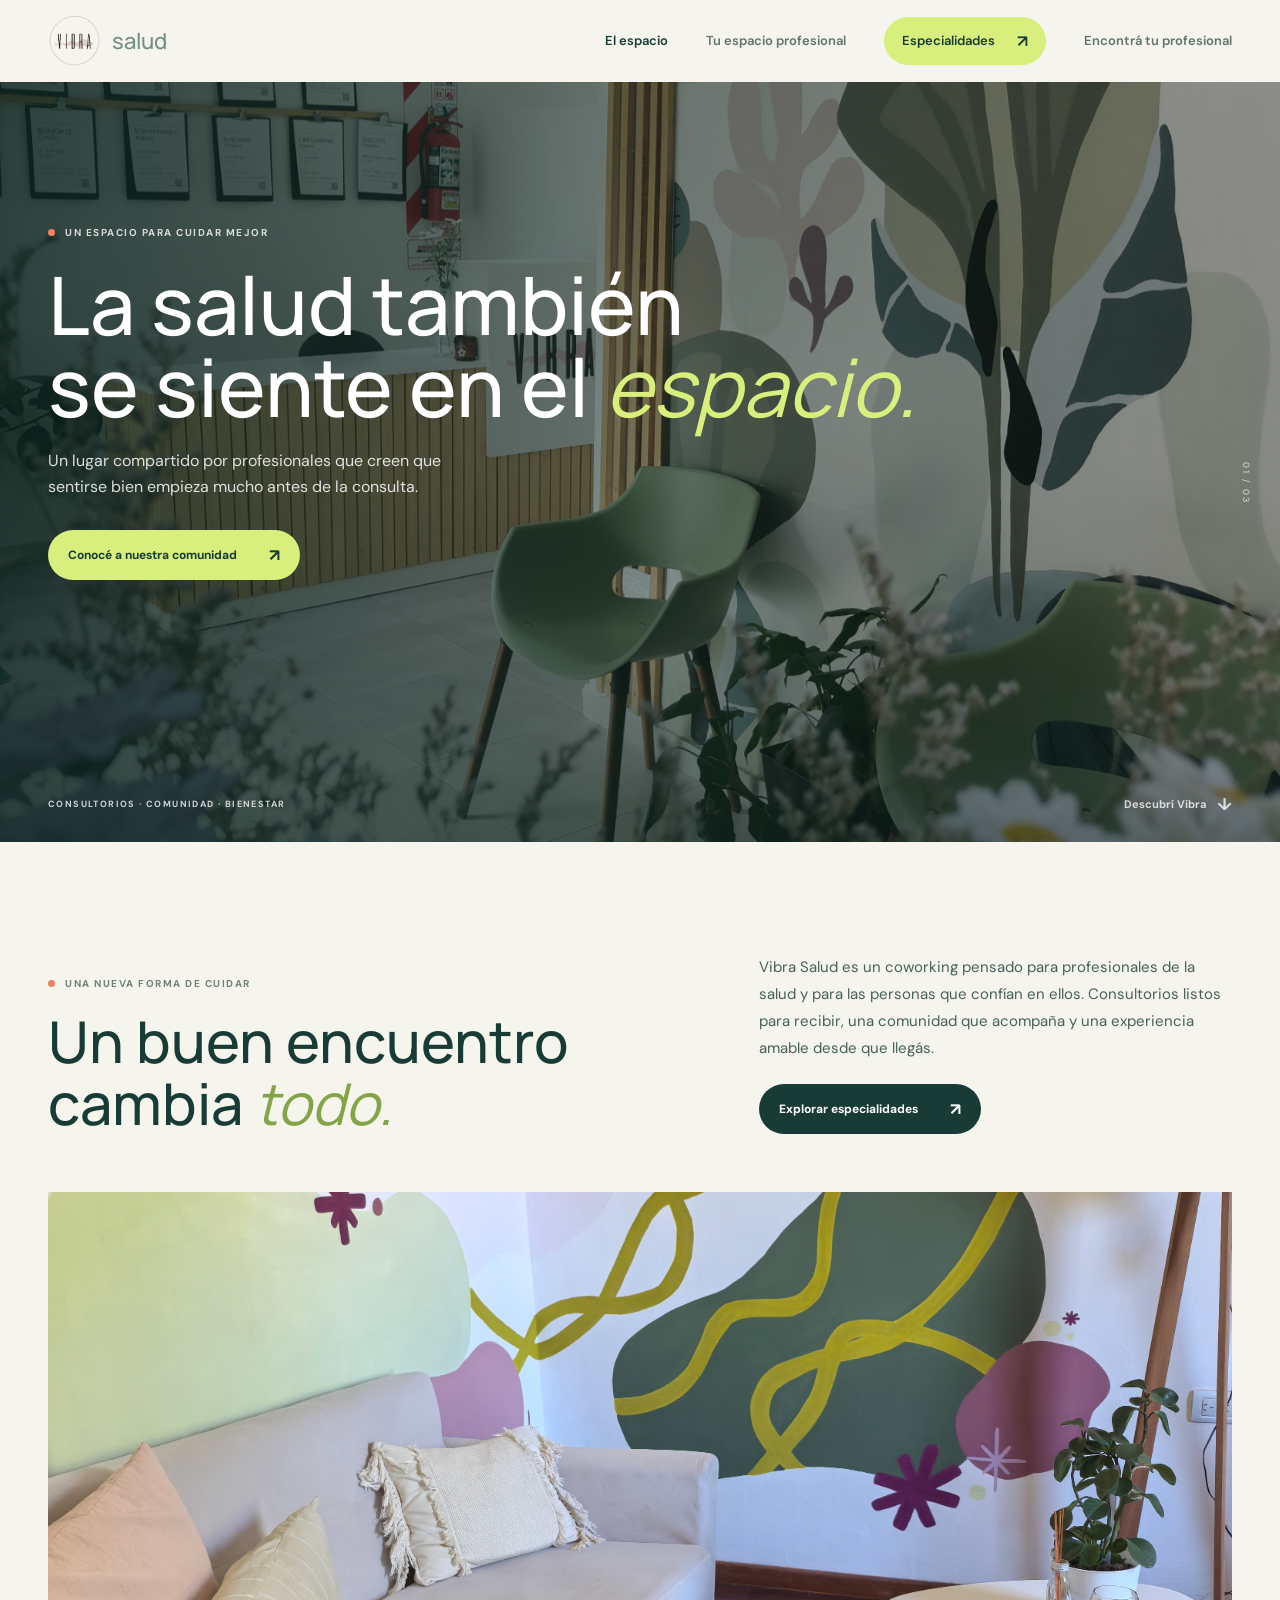
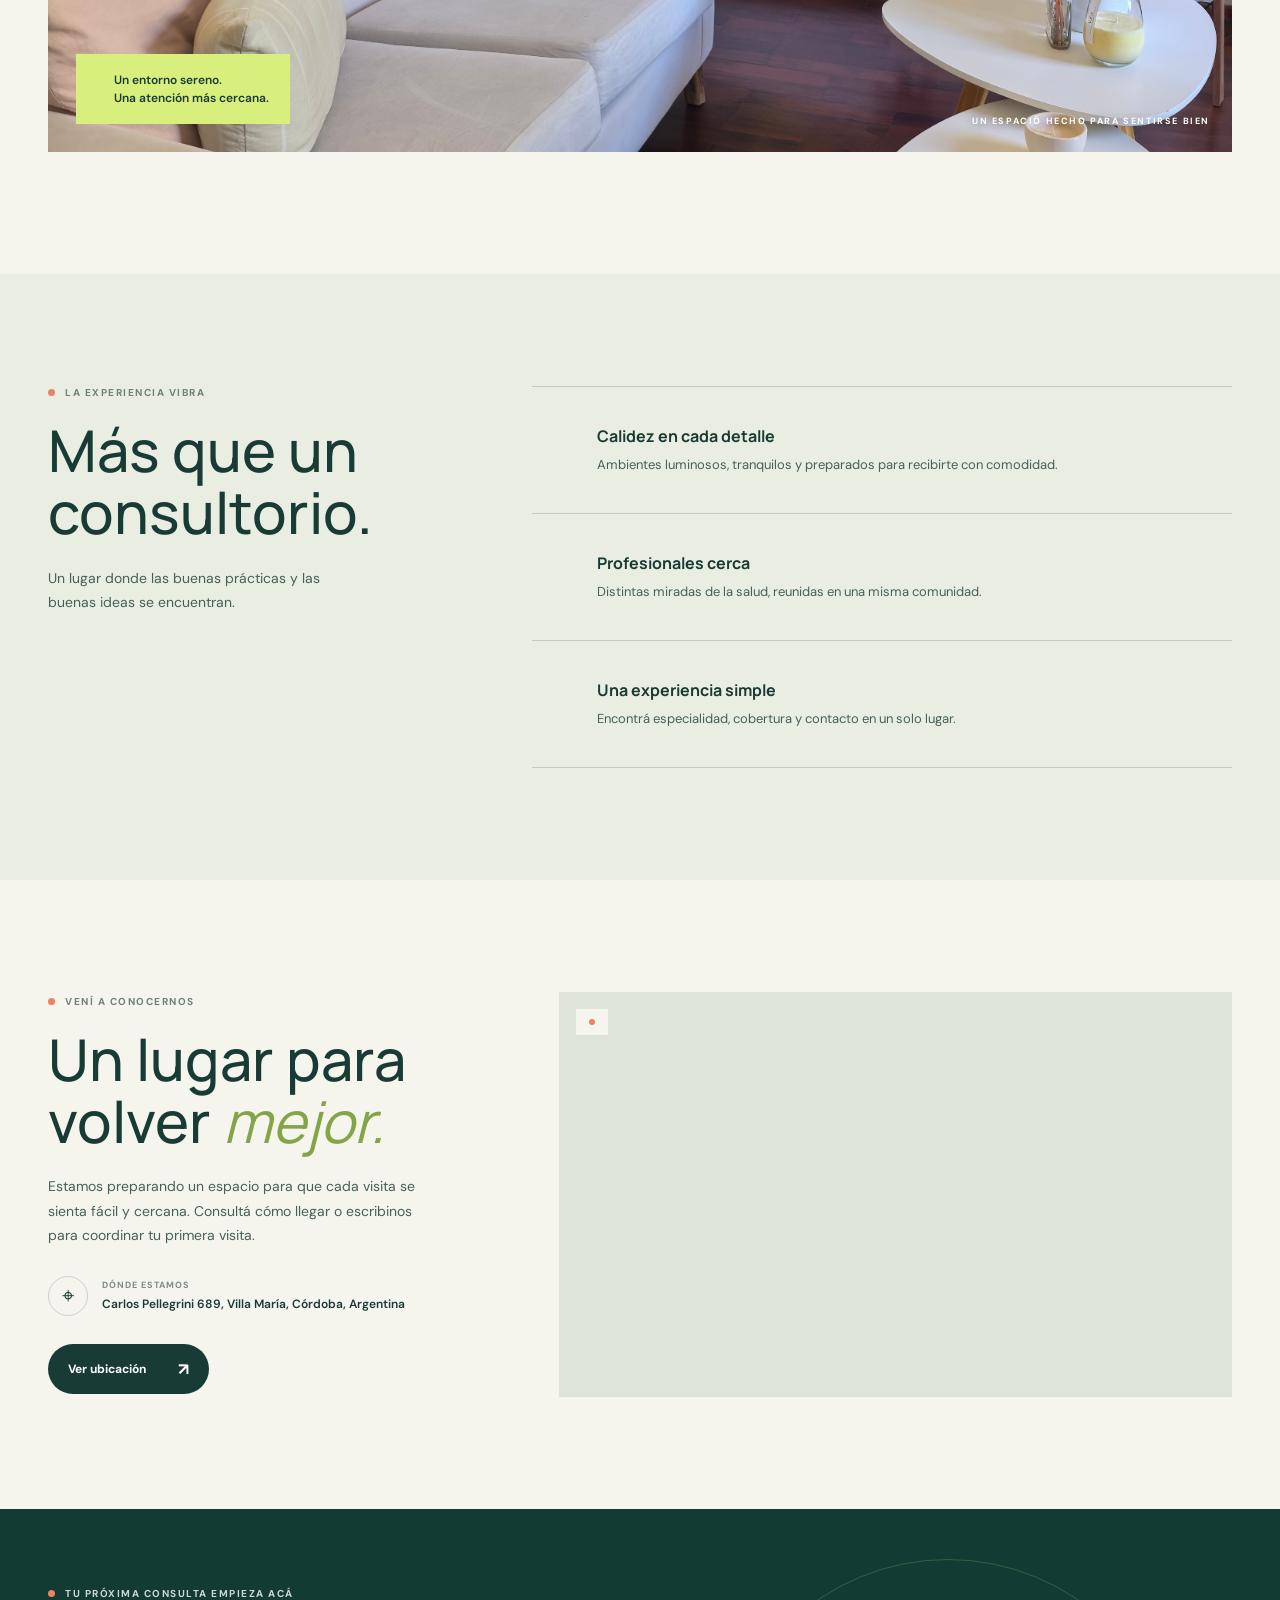
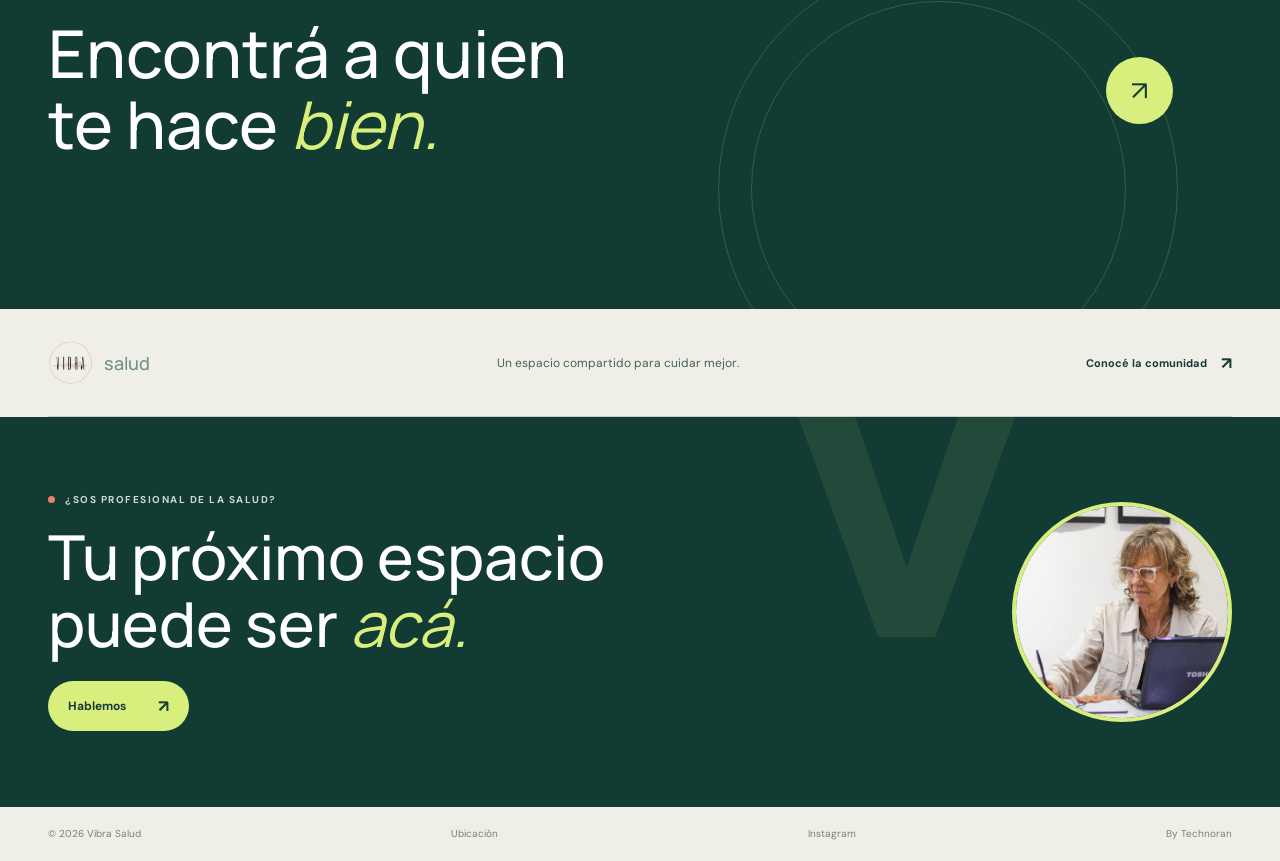
<file: index.html>
<!doctype html>
<html lang="es">
<head>
  <meta charset="utf-8">
  <meta name="viewport" content="width=device-width, initial-scale=1">
  <meta name="theme-color" content="#f5f4ed">
  <meta name="description" content="Vibra Salud: espacios de trabajo compartidos para profesionales de la salud. Conocé el espacio y encontrá a tu profesional.">
  <title>Vibra Salud | Un espacio que te hace bien</title>
  <link rel="preconnect" href="https://fonts.googleapis.com">
  <link rel="preconnect" href="https://fonts.gstatic.com" crossorigin>
  <link href="https://fonts.googleapis.com/css2?family=DM+Sans:wght@400;500;600;700&family=Manrope:wght@400;500;600;700;800&display=swap" rel="stylesheet">
  <link rel="stylesheet" href="styles.css">
  <script src="script.js" defer></script>
</head>
<body>
  <header class="site-header">
    <a class="brand" href="index.html" aria-label="Vibra Salud, inicio">
      <img class="brand-logo" src="image/logo.png" alt="">
      <span class="brand-light">salud</span>
    </a>
    <button class="menu-toggle" type="button" aria-expanded="false" aria-controls="main-nav" aria-label="Abrir menú">
      <span></span><span></span>
    </button>
    <nav class="main-nav" id="main-nav" aria-label="Navegación principal">
      <a class="nav-link active" href="index.html">El espacio</a>
      <a class="nav-link" href="tu-espacio.html">Tu espacio profesional</a>
      <a class="nav-cta" href="especialidades.html">Especialidades <span aria-hidden="true">↗</span></a>
      <a class="nav-link" href="profesionales.html">Encontrá tu profesional</a>
    </nav>
  </header>

  <main>
    <section class="hero" aria-labelledby="hero-title">
      <div class="hero-image" role="img" aria-label="Consultorio luminoso y cálido preparado para recibir pacientes"></div>
      <div class="hero-shade"></div>
      <div class="hero-content page-width">
        <p class="eyebrow eyebrow-light"><span class="eyebrow-dot"></span> Un espacio para cuidar mejor</p>
        <h1 id="hero-title">La salud también<br>se siente en el <em>espacio.</em></h1>
        <p class="hero-copy">Un lugar compartido por profesionales que creen que sentirse bien empieza mucho antes de la consulta.</p>
        <a class="button button-lime" href="especialidades.html">Conocé a nuestra comunidad <span aria-hidden="true">↗</span></a>
      </div>
      <div class="hero-bottom page-width">
        <span>CONSULTORIOS · COMUNIDAD · BIENESTAR</span>
        <a href="#el-espacio">Descubrí Vibra <span aria-hidden="true">↓</span></a>
      </div>
      <span class="hero-index" aria-hidden="true">01 / 03</span>
    </section>

    <section class="intro section-pad" id="el-espacio">
      <div class="page-width intro-grid">
        <div>
          <p class="eyebrow"><span class="eyebrow-dot"></span> Una nueva forma de cuidar</p>
          <h2>Un buen encuentro<br>cambia <em>todo.</em></h2>
        </div>
        <div class="intro-copy">
          <p>Vibra Salud es un coworking pensado para profesionales de la salud y para las personas que confían en ellos. Consultorios listos para recibir, una comunidad que acompaña y una experiencia amable desde que llegás.</p>
          <a class="button button-dark" href="especialidades.html">Explorar especialidades <span aria-hidden="true">↗</span></a>
        </div>
      </div>
      <div class="page-width image-story image-carousel">
        <img src="image/vibra2.jpg" class="is-active">
        <img src="image/vibra4.jpg">
        <img src="image/vibra3.jpg">
        <img src="image/vibra6.jpg">
        <img src="image/vibra22.jpg">
        <div class="image-note"><span class="note-number"></span><span>Un entorno sereno.<br>Una atención más cercana.</span></div>
        <div class="image-caption">UN ESPACIO HECHO PARA SENTIRSE BIEN</div>
      </div>
    </section>

    <section class="values section-pad">
      <div class="page-width values-grid">
        <div class="values-heading">
          <p class="eyebrow"><span class="eyebrow-dot"></span> La experiencia Vibra</p>
          <h2>Más que un<br>consultorio.</h2>
          <p>Un lugar donde las buenas prácticas y las buenas ideas se encuentran.</p>
        </div>
        <div class="value-list">
          <article class="value-item">
            <span class="value-symbol" aria-hidden="true"></span>
            <div><h3>Calidez en cada detalle</h3><p>Ambientes luminosos, tranquilos y preparados para recibirte con comodidad.</p></div>
            <span class="value-arrow" aria-hidden="true"></span>
          </article>
          <article class="value-item">
            <span class="value-symbol" aria-hidden="true"></span>
            <div><h3>Profesionales cerca</h3><p>Distintas miradas de la salud, reunidas en una misma comunidad.</p></div>
            <span class="value-arrow" aria-hidden="true"></span>
          </article>
          <article class="value-item">
            <span class="value-symbol" aria-hidden="true"></span>
            <div><h3>Una experiencia simple</h3><p>Encontrá especialidad, cobertura y contacto en un solo lugar.</p></div>
            <span class="value-arrow" aria-hidden="true"></span>
          </article>
        </div>
      </div>
    </section>

    <section class="location section-pad" id="ubicacion">
      <div class="page-width location-grid">
        <div class="location-copy">
          <p class="eyebrow"><span class="eyebrow-dot"></span> Vení a conocernos</p>
          <h2>Un lugar para<br>volver <em>mejor.</em></h2>
          <p>Estamos preparando un espacio para que cada visita se sienta fácil y cercana. Consultá cómo llegar o escribinos para coordinar tu primera visita.</p>
          <div class="address-block">
            <span class="address-icon" aria-hidden="true">⌖</span>
            <div><span class="small-label">DÓNDE ESTAMOS</span><strong data-address>Carlos Pellegrini 689, Villa María, Córdoba, Argentina</strong></div>
          </div>
          <a class="button button-dark" href="https://www.google.com/maps/search/?api=1&query=Vibra+Salud+coworking" target="_blank" rel="noreferrer">Ver ubicación <span aria-hidden="true">↗</span></a>
        </div>
        <div class="map-frame">
          <iframe title="Mapa de ubicación de Vibra Salud" data-map src="https://maps.google.com/maps?q=Vibra%20Salud%20coworking&t=&z=13&ie=UTF8&iwloc=&output=embed" loading="lazy" referrerpolicy="no-referrer-when-downgrade"></iframe>
          <span class="map-label"><span class="eyebrow-dot"></span></span>
        </div>
      </div>
    </section>

    <section class="closing-band">
      <div class="page-width closing-content">
        <p class="eyebrow eyebrow-light"><span class="eyebrow-dot"></span> Tu próxima consulta empieza acá</p>
        <h2>Encontrá a quien<br>te hace <em>bien.</em></h2>
        <a class="round-link" href="especialidades.html" aria-label="Ver especialidades">↗</a>
      </div>
      <span class="closing-orbit orbit-one" aria-hidden="true"></span>
      <span class="closing-orbit orbit-two" aria-hidden="true"></span>
    </section>
  </main>

  <footer class="site-footer">
    <div class="page-width footer-top">
      <a class="brand brand-footer" href="index.html" aria-label="Vibra Salud, inicio"><img class="brand-logo" src="image/logo.png" alt=""><span class="brand-light">salud</span></a>
      <p>Un espacio compartido para cuidar mejor.</p>
      <a class="footer-link" href="especialidades.html">Conocé la comunidad <span aria-hidden="true">↗</span></a>
    </div>
          <section class="directory-contact"><div class="page-width directory-contact-inner"><div class="directory-contact-text"><p class="eyebrow eyebrow-light"><span class="eyebrow-dot"></span> ¿Sos profesional de la salud?</p><h2>Tu próximo espacio<br>puede ser <em>acá.</em></h2><a class="button button-lime" href="https://wa.me/5493534017404" target="_blank" rel="noreferrer">Hablemos <span aria-hidden="true">↗</span></a></div><img class="community-photo" src="image/secre2.png" alt="Secretaria de VibraSalud"></div></section>

    <div class="page-width footer-bottom"><span>© <span data-year></span> Vibra Salud</span><a href="#ubicacion">Ubicación</a><a href="https://www.instagram.com/vibra.coworkingsalud/" target="_blank" rel="noopener noreferrer">Instagram</a><a href="https://technoransuite.com.ar/" target="_blank" rel="noopener noreferrer">By Technoran</a></div>
  </footer>

</body>
</html>
</file>
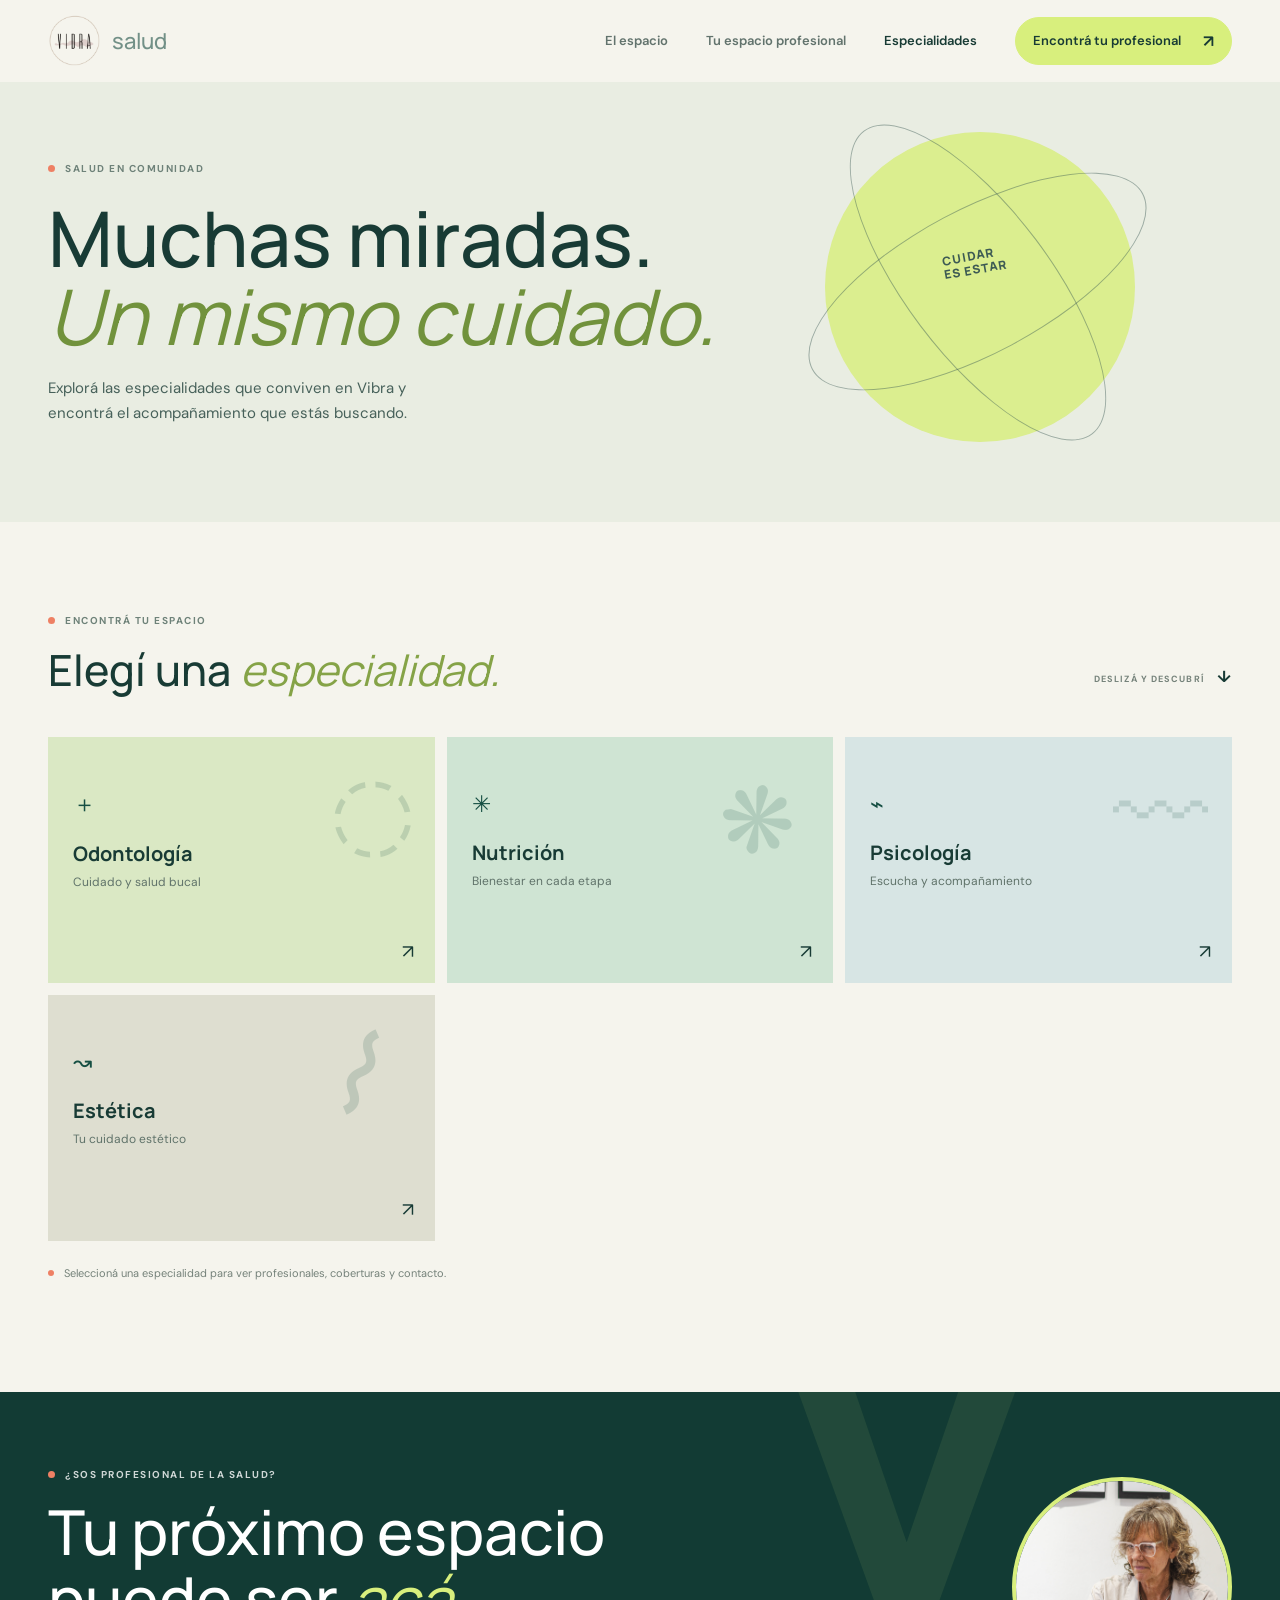
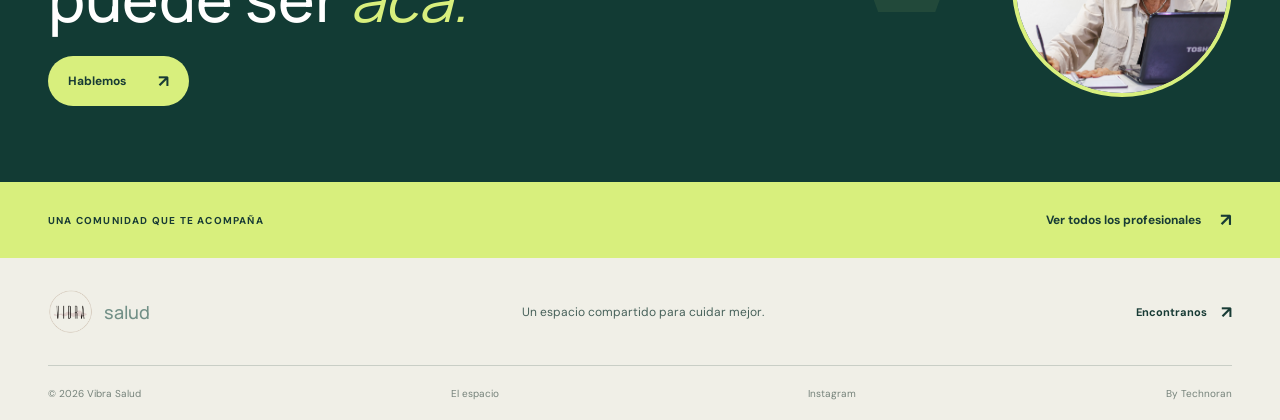
<file: especialidades.html>
<!doctype html>
<html lang="es">
<head>
  <meta charset="utf-8">
  <meta name="viewport" content="width=device-width, initial-scale=1">
  <meta name="theme-color" content="#f5f4ed">
  <meta name="description" content="Conocé las especialidades y profesionales que forman parte de Vibra Salud.">
  <title>Especialidades | Vibra Salud</title>
  <link rel="preconnect" href="https://fonts.googleapis.com">
  <link rel="preconnect" href="https://fonts.gstatic.com" crossorigin>
  <link href="https://fonts.googleapis.com/css2?family=DM+Sans:wght@400;500;600;700&family=Manrope:wght@400;500;600;700;800&display=swap" rel="stylesheet">
  <link rel="stylesheet" href="styles.css">
  <script src="script.js" defer></script>
</head>
<body>
  <header class="site-header">
    <a class="brand" href="index.html" aria-label="Vibra Salud, inicio"><img class="brand-logo" src="image/logo.png" alt=""><span class="brand-light">salud</span></a>
    <button class="menu-toggle" type="button" aria-expanded="false" aria-controls="main-nav" aria-label="Abrir menú"><span></span><span></span></button>
    <nav class="main-nav" id="main-nav" aria-label="Navegación principal">
      <a class="nav-link" href="index.html">El espacio</a><a class="nav-link" href="tu-espacio.html">Tu espacio profesional</a><a class="nav-link active" href="especialidades.html">Especialidades</a><a class="nav-cta" href="profesionales.html">Encontrá tu profesional <span aria-hidden="true">↗</span></a>
    </nav>
  </header>
  <main>
    <section class="page-hero specialties-hero">
      <div class="page-width page-hero-content">
        <p class="eyebrow"><span class="eyebrow-dot"></span> Salud en comunidad</p>
        <h1>Muchas miradas.<br><em>Un mismo cuidado.</em></h1>
        <p>Explorá las especialidades que conviven en Vibra y encontrá el acompañamiento que estás buscando.</p>
        <span class="page-hero-count"><span></span></span>
      </div>
      <div class="specialty-art" aria-hidden="true"><span class="art-disc"></span><span class="art-line art-line-a"></span><span class="art-line art-line-b"></span><span class="art-stamp">CUIDAR<br>ES ESTAR</span></div>
    </section>
    <section class="specialties-section section-pad">
      <div class="page-width">
        <div class="section-heading-row"><div><p class="eyebrow"><span class="eyebrow-dot"></span> Encontrá tu espacio</p><h2>Elegí una <em>especialidad.</em></h2></div><span class="section-aside">DESLIZÁ Y DESCUBRÍ <span aria-hidden="true">↓</span></span></div>
        <div class="specialty-grid">
          <a class="specialty-card specialty-card-large" href="profesionales.html?especialidad=odontologia"><span class="specialty-number"></span><span class="specialty-icon" aria-hidden="true">＋</span><span class="specialty-name">Odontología</span><span class="specialty-description">Cuidado y salud bucal</span><span class="specialty-go" aria-hidden="true">↗</span><span class="specialty-graphic graphic-tooth" aria-hidden="true">◌</span></a>
          <a class="specialty-card specialty-card-green" href="profesionales.html?especialidad=nutricion"><span class="specialty-number"></span><span class="specialty-icon" aria-hidden="true">✳</span><span class="specialty-name">Nutrición</span><span class="specialty-description">Bienestar en cada etapa</span><span class="specialty-go" aria-hidden="true">↗</span><span class="specialty-graphic graphic-leaf" aria-hidden="true">❋</span></a>
          <a class="specialty-card specialty-card-blue" href="profesionales.html?especialidad=psicologia"><span class="specialty-number"></span><span class="specialty-icon" aria-hidden="true">⌁</span><span class="specialty-name">Psicología</span><span class="specialty-description">Escucha y acompañamiento</span><span class="specialty-go" aria-hidden="true">↗</span><span class="specialty-graphic graphic-mind" aria-hidden="true">〰</span></a>
          <a class="specialty-card specialty-card-lilac" href="profesionales.html?especialidad=estetica"><span class="specialty-number"></span><span class="specialty-icon" aria-hidden="true">↝</span><span class="specialty-name">Estética</span><span class="specialty-description">Tu cuidado estético</span><span class="specialty-go" aria-hidden="true">↗</span><span class="specialty-graphic graphic-move" aria-hidden="true">⌇</span></a>
          
        </div>
        <div class="specialty-footnote"><span class="eyebrow-dot"></span> Seleccioná una especialidad para ver profesionales, coberturas y contacto.</div>
      </div>
    </section>
          <section class="directory-contact"><div class="page-width directory-contact-inner"><div class="directory-contact-text"><p class="eyebrow eyebrow-light"><span class="eyebrow-dot"></span> ¿Sos profesional de la salud?</p><h2>Tu próximo espacio<br>puede ser <em>acá.</em></h2><a class="button button-lime" href="https://wa.me/5493534017404" target="_blank" rel="noreferrer">Hablemos <span aria-hidden="true">↗</span></a></div><img class="community-photo" src="image/secre2.png" alt="Secretaria de VibraSalud"></div></section>

    <section class="community-strip"><div class="page-width community-strip-inner"><span>UNA COMUNIDAD QUE TE ACOMPAÑA</span><a href="profesionales.html">Ver todos los profesionales <span aria-hidden="true">↗</span></a></div></section>
  </main>
  <footer class="site-footer"><div class="page-width footer-top"><a class="brand brand-footer" href="index.html" aria-label="Vibra Salud, inicio"><img class="brand-logo" src="image/logo.png" alt=""><span class="brand-light">salud</span></a><p>Un espacio compartido para cuidar mejor.</p><a class="footer-link" href="index.html#ubicacion">Encontranos <span aria-hidden="true">↗</span></a></div><div class="page-width footer-bottom"><span>© <span data-year></span> Vibra Salud</span><a href="index.html">El espacio</a><a href="https://www.instagram.com/vibra.coworkingsalud/" target="_blank" rel="noopener noreferrer">Instagram</a><a href="https://technoransuite.com.ar/" target="_blank" rel="noopener noreferrer">By Technoran</a</div></footer>
</body>
</html>
</file>
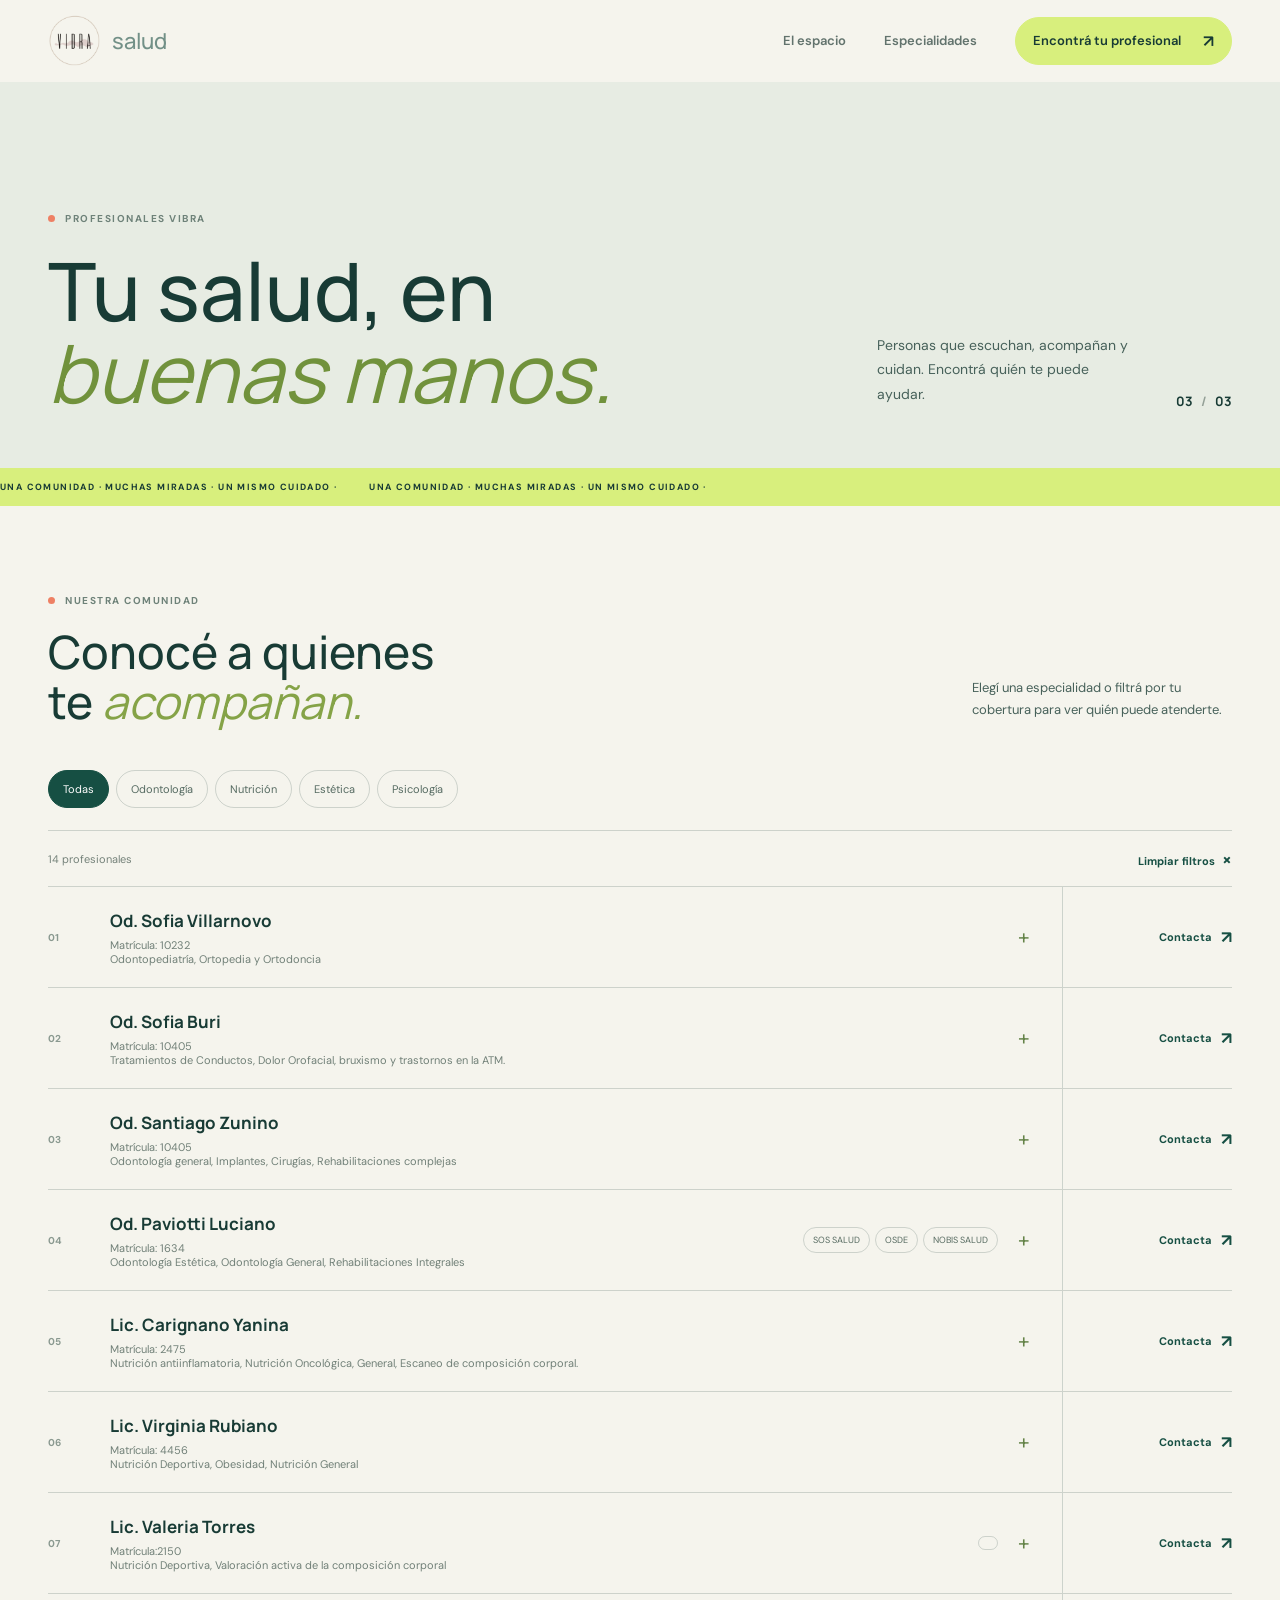
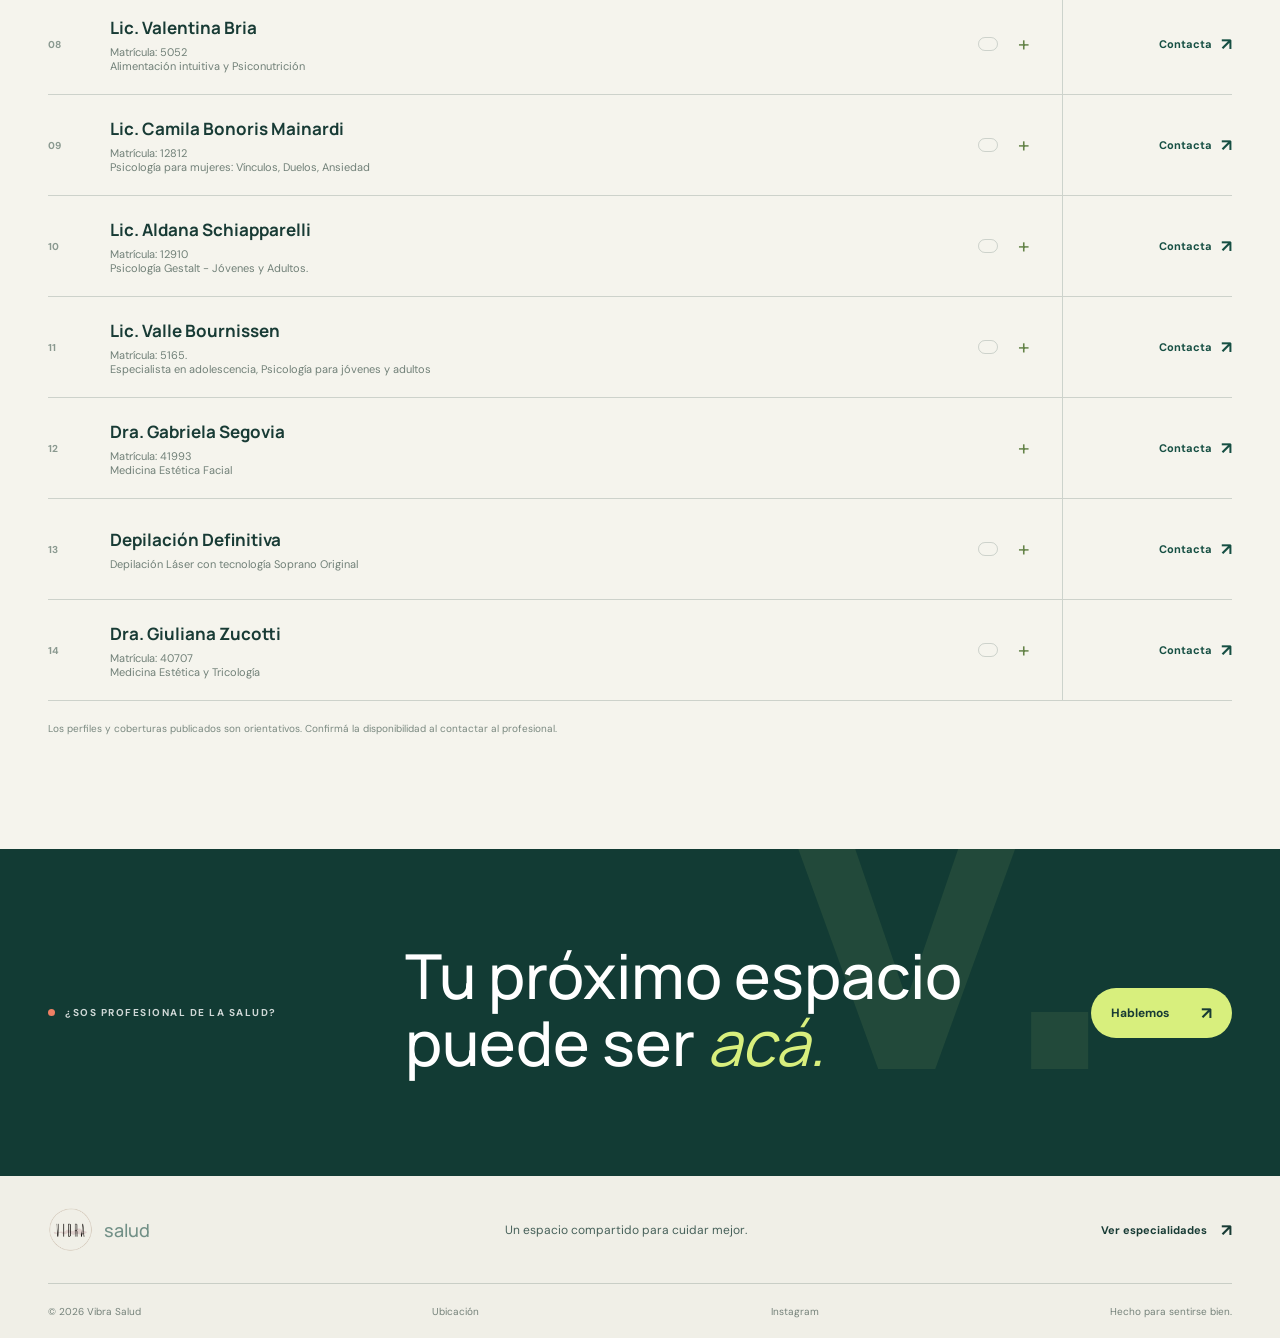
<file: Profesionales.html>
<!doctype html>
<html lang="es">
<head>
  <meta charset="utf-8">
  <meta name="viewport" content="width=device-width, initial-scale=1">
  <meta name="theme-color" content="#f5f4ed">
  <meta name="description" content="Encontrá profesionales de la salud en Vibra Salud. Filtrá por especialidad y obra social.">
  <title>Profesionales | Vibra Salud</title>
  <link rel="preconnect" href="https://fonts.googleapis.com">
  <link rel="preconnect" href="https://fonts.gstatic.com" crossorigin>
  <link href="https://fonts.googleapis.com/css2?family=DM+Sans:wght@400;500;600;700&family=Manrope:wght@400;500;600;700;800&display=swap" rel="stylesheet">
  <link rel="stylesheet" href="styles.css">
  <script src="script.js" defer></script>
</head>
<body>
  <header class="site-header">
    <a class="brand" href="index.html" aria-label="Vibra Salud, inicio"><img class="brand-logo" src="image/logo.png" alt=""><span class="brand-light">salud</span></a>
    <button class="menu-toggle" type="button" aria-expanded="false" aria-controls="main-nav" aria-label="Abrir menú"><span></span><span></span></button>
    <nav class="main-nav" id="main-nav" aria-label="Navegación principal">
      <a class="nav-link" href="index.html">El espacio</a><a class="nav-link" href="especialidades.html">Especialidades</a><a class="nav-cta" href="profesionales.html">Encontrá tu profesional <span aria-hidden="true">↗</span></a>
    </nav>
  </header>
  <main>
    <section class="directory-hero">
      <div class="page-width directory-hero-inner">
        <div><p class="eyebrow"><span class="eyebrow-dot"></span> Profesionales Vibra</p><h1>Tu salud, en<br><em>buenas manos.</em></h1></div>
        <p class="directory-intro">Personas que escuchan, acompañan y cuidan. Encontrá quién te puede ayudar.</p>
        <span class="page-hero-count">03 <span>/</span> 03</span>
      </div>
      <div class="directory-ribbon" aria-hidden="true"><span>UNA COMUNIDAD · MUCHAS MIRADAS · UN MISMO CUIDADO ·</span><span>UNA COMUNIDAD · MUCHAS MIRADAS · UN MISMO CUIDADO ·</span></div>
    </section>
    <section class="directory-section section-pad" id="profesionales">
      <div class="page-width">
        <div class="section-heading-row directory-heading"><div><p class="eyebrow"><span class="eyebrow-dot"></span> Nuestra comunidad</p><h2>Conocé a quienes<br>te <em>acompañan.</em></h2></div><p class="directory-help">Elegí una especialidad o filtrá por tu cobertura para ver quién puede atenderte.</p></div>
        <div class="directory-controls">
          <div class="specialty-filters" aria-label="Filtrar por especialidad" data-specialty-filters></div>
          <label class="insurance-select"><span>OBRA SOCIAL</span><select aria-label="Filtrar por obra social" data-insurance-filter><option value="">Todas las coberturas</option></select><span class="select-arrow" aria-hidden="true">⌄</span></label>
        </div>
        <div class="directory-result-line"><span data-result-count></span><button class="clear-filters" type="button" data-clear-filters>Limpiar filtros <span aria-hidden="true">×</span></button></div>
        <div class="professional-list" data-professional-list aria-live="polite"></div>
        <p class="empty-state" data-empty-state hidden>No encontramos profesionales con esos filtros. Probá con otra combinación.</p>
        <p class="directory-note">Los perfiles y coberturas publicados son orientativos. Confirmá la disponibilidad al contactar al profesional.</p>
      </div>
    </section>
    <section class="directory-contact"><div class="page-width directory-contact-inner"><p class="eyebrow eyebrow-light"><span class="eyebrow-dot"></span> ¿Sos profesional de la salud?</p><h2>Tu próximo espacio<br>puede ser <em>acá.</em></h2><a class="button button-lime" href="https://wa.me/?text=Hola%2C%20quiero%20consultar%20por%20los%20espacios%20de%20Vibra%20Salud" target="_blank" rel="noreferrer">Hablemos <span aria-hidden="true">↗</span></a></div></section>
  </main>
  <footer class="site-footer"><div class="page-width footer-top"><a class="brand brand-footer" href="index.html" aria-label="Vibra Salud, inicio"><img class="brand-logo" src="image/logo.png" alt=""><span class="brand-light">salud</span></a><p>Un espacio compartido para cuidar mejor.</p><a class="footer-link" href="especialidades.html">Ver especialidades <span aria-hidden="true">↗</span></a></div><div class="page-width footer-bottom"><span>© <span data-year></span> Vibra Salud</span><a href="index.html#ubicacion">Ubicación</a><a href="https://www.instagram.com/vibra.coworkingsalud/" target="_blank" rel="noopener noreferrer">Instagram</a><span>Hecho para sentirse bien.</span></div></footer>
</body>
</html>
</file>
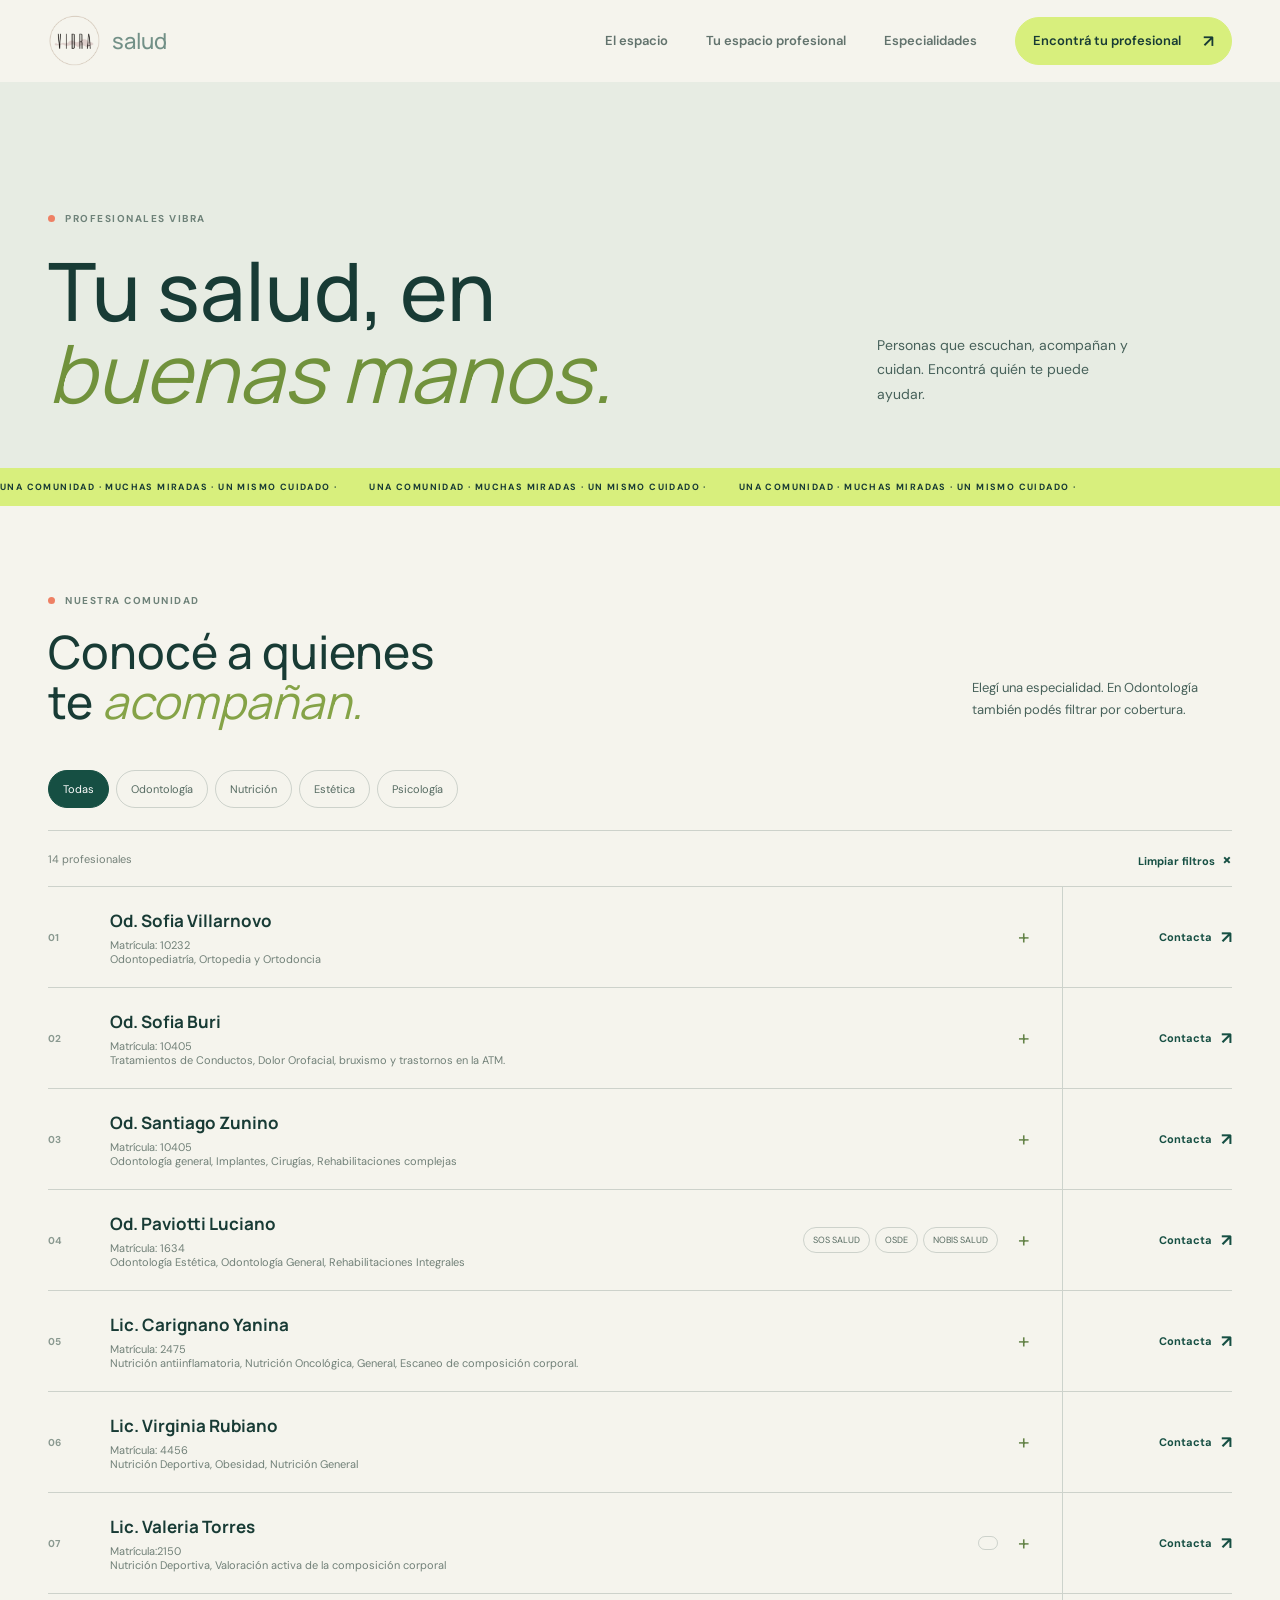
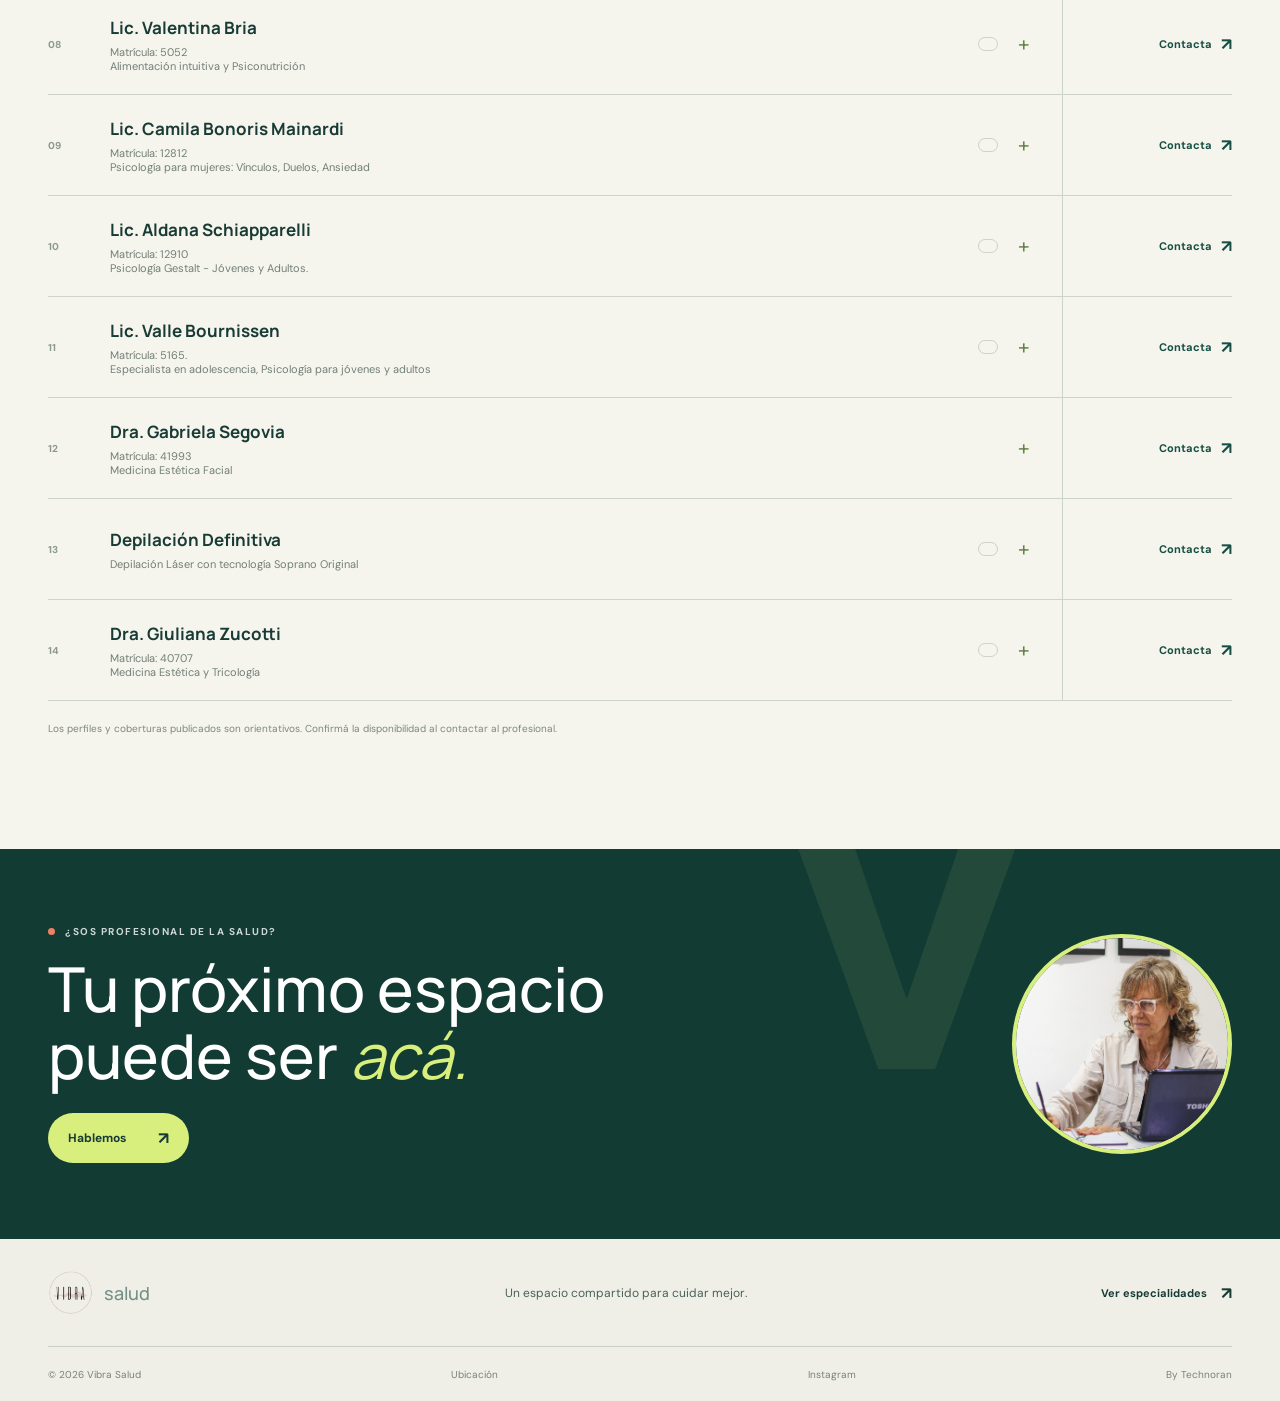
<file: profesionales.html>
<!doctype html>
<html lang="es">
<head>
  <meta charset="utf-8">
  <meta name="viewport" content="width=device-width, initial-scale=1">
  <meta name="theme-color" content="#f5f4ed">
  <meta name="description" content="Encontrá profesionales de la salud en Vibra Salud y consultá las coberturas disponibles en Odontología.">
  <title>Profesionales | Vibra Salud</title>
  <link rel="preconnect" href="https://fonts.googleapis.com">
  <link rel="preconnect" href="https://fonts.gstatic.com" crossorigin>
  <link href="https://fonts.googleapis.com/css2?family=DM+Sans:wght@400;500;600;700&family=Manrope:wght@400;500;600;700;800&display=swap" rel="stylesheet">
  <link rel="stylesheet" href="styles.css">
  <script src="script.js" defer></script>
</head>
<body>
  <header class="site-header">
    <a class="brand" href="index.html" aria-label="Vibra Salud, inicio"><img class="brand-logo" src="image/logo.png" alt=""><span class="brand-light">salud</span></a>
    <button class="menu-toggle" type="button" aria-expanded="false" aria-controls="main-nav" aria-label="Abrir menú"><span></span><span></span></button>
    <nav class="main-nav" id="main-nav" aria-label="Navegación principal">
      <a class="nav-link" href="index.html">El espacio</a><a class="nav-link" href="tu-espacio.html">Tu espacio profesional</a><a class="nav-link" href="especialidades.html">Especialidades</a><a class="nav-cta" href="profesionales.html">Encontrá tu profesional <span aria-hidden="true">↗</span></a>
    </nav>
  </header>
  <main>
    <section class="directory-hero">
      <div class="page-width directory-hero-inner">
        <div><p class="eyebrow"><span class="eyebrow-dot"></span> Profesionales Vibra</p><h1>Tu salud, en<br><em>buenas manos.</em></h1></div>
        <p class="directory-intro">Personas que escuchan, acompañan y cuidan. Encontrá quién te puede ayudar.</p>
        <span class="page-hero-count"> <span></span> </span>
      </div>
      <div class="directory-ribbon" aria-hidden="true"><span>UNA COMUNIDAD · MUCHAS MIRADAS · UN MISMO CUIDADO ·</span><span>UNA COMUNIDAD · MUCHAS MIRADAS · UN MISMO CUIDADO ·</span><span>UNA COMUNIDAD · MUCHAS MIRADAS · UN MISMO CUIDADO ·</span></div>
    </section>
    <section class="directory-section section-pad" id="profesionales">
      <div class="page-width">
        <div class="section-heading-row directory-heading"><div><p class="eyebrow"><span class="eyebrow-dot"></span> Nuestra comunidad</p><h2>Conocé a quienes<br>te <em>acompañan.</em></h2></div><p class="directory-help">Elegí una especialidad. En Odontología también podés filtrar por cobertura.</p></div>
        <div class="directory-controls">
          <div class="specialty-filters" aria-label="Filtrar por especialidad" data-specialty-filters></div>
          <label class="insurance-select" hidden><span>OBRA SOCIAL</span><select aria-label="Filtrar por obra social" data-insurance-filter><option value="">Todas las coberturas</option></select><span class="select-arrow" aria-hidden="true">⌄</span></label>
        </div>
        <div class="directory-result-line"><span data-result-count></span><button class="clear-filters" type="button" data-clear-filters>Limpiar filtros <span aria-hidden="true">×</span></button></div>
        <div class="professional-list" data-professional-list aria-live="polite"></div>
        <p class="empty-state" data-empty-state hidden>No encontramos profesionales con esos filtros. Probá con otra combinación.</p>
        <p class="directory-note">Los perfiles y coberturas publicados son orientativos. Confirmá la disponibilidad al contactar al profesional.</p>
      </div>
    </section>
          <section class="directory-contact"><div class="page-width directory-contact-inner"><div class="directory-contact-text"><p class="eyebrow eyebrow-light"><span class="eyebrow-dot"></span> ¿Sos profesional de la salud?</p><h2>Tu próximo espacio<br>puede ser <em>acá.</em></h2><a class="button button-lime" href="https://wa.me/5493534017404" target="_blank" rel="noreferrer">Hablemos <span aria-hidden="true">↗</span></a></div><img class="community-photo" src="image/secre2.png" alt="Secretaria de VibraSalud"></div></section>
  </main>
  <footer class="site-footer"><div class="page-width footer-top"><a class="brand brand-footer" href="index.html" aria-label="Vibra Salud, inicio"><img class="brand-logo" src="image/logo.png" alt=""><span class="brand-light">salud</span></a><p>Un espacio compartido para cuidar mejor.</p><a class="footer-link" href="especialidades.html">Ver especialidades <span aria-hidden="true">↗</span></a></div><div class="page-width footer-bottom"><span>© <span data-year></span> Vibra Salud</span><a href="index.html#ubicacion">Ubicación</a><a href="https://www.instagram.com/vibra.coworkingsalud/" target="_blank" rel="noopener noreferrer">Instagram</a><a href="https://technoransuite.com.ar/" target="_blank" rel="noopener noreferrer">By Technoran</a</div></footer>
</body>
</html>
</file>
<file: styles.css>
:root {
  --paper: #f5f4ed;
  --white: #fffefa;
  --ink: #183b35;
  --ink-soft: #47615a;
  --green: #164f43;
  --green-deep: #123b34;
  --lime: #d8ef7d;
  --coral: #ee8064;
  --line: rgba(24, 59, 53, .18);
  --font-display: "Manrope", sans-serif;
  --font-body: "DM Sans", sans-serif;
  --page-width: 1240px;
}

* { box-sizing: border-box; }
html { scroll-behavior: smooth; }
body { margin: 0; background: var(--paper); color: var(--ink); font-family: var(--font-body); font-size: 16px; -webkit-font-smoothing: antialiased; }
a { color: inherit; text-decoration: none; }
button, select { font: inherit; }
button:focus-visible, a:focus-visible, select:focus-visible { outline: 3px solid var(--coral); outline-offset: 4px; }
.page-width { width: min(var(--page-width), calc(100% - 96px)); margin-inline: auto; }
.section-pad { padding-block: 112px; }
.site-header { height: 82px; padding-inline: max(48px, calc((100vw - var(--page-width)) / 2)); display: flex; justify-content: space-between; align-items: center; background: var(--paper); position: sticky; top: 0; z-index: 10; border-bottom: 1px solid transparent; transition: background .25s ease, border-color .25s ease, backdrop-filter .25s ease; }
body.has-scrolled .site-header { background: rgba(245, 244, 237, .94); border-bottom-color: var(--line); backdrop-filter: blur(12px); }
.scroll-progress { height: 3px; position: fixed; top: 0; left: 0; right: 0; z-index: 20; pointer-events: none; }
.scroll-progress span { height: 100%; display: block; background: var(--coral); transform: scaleX(0); transform-origin: left center; }
.brand { display: inline-flex; align-items: center; gap: 10px; font: 800 22px/1 var(--font-display); letter-spacing: 0; color: var(--ink); }
.brand-logo { width: 54px; height: 54px; display: block; flex: 0 0 auto; object-fit: contain; }
.brand-mark { width: 33px; height: 33px; display: grid; place-items: center; color: var(--ink); background: var(--lime); border-radius: 50%; font-size: 18px; }
.brand-light { font-weight: 500; color: #729087; }
.main-nav { display: flex; align-items: center; gap: 38px; font-size: 13px; font-weight: 600; }
.nav-link { color: #62736d; transition: color .2s ease; }
.nav-link:hover, .nav-link.active { color: var(--ink); }
.nav-cta { display: flex; gap: 22px; align-items: center; color: var(--ink); background: var(--lime); border: 1px solid var(--lime); border-radius: 99px; padding: 12px 17px; transition: background .2s ease, border-color .2s ease; }
.nav-cta:hover { background: #e6f6a9; border-color: #e6f6a9; }
.nav-cta span, .text-link span, .footer-link span { font-size: 17px; }
.menu-toggle { display: none; }
.hero { min-height: min(720px, calc(100svh - 82px)); min-height: clamp(600px, calc(100svh - 82px), 760px); position: relative; overflow: hidden; color: white; background: #42564b; }
.hero-image, .hero-shade { position: absolute; inset: 0; }
.hero-image { background-image: url("image/vibra6.jpg"); background-position: center 53%; background-size: cover; transform: scale(1.015); animation: image-arrive 1.2s ease-out both; }
.hero-shade { background: linear-gradient(90deg, rgba(12, 36, 31, .81) 0%, rgba(16, 40, 34, .59) 42%, rgba(22, 38, 32, .17) 100%), linear-gradient(0deg, rgba(13, 32, 27, .4), transparent 32%); }
.hero-content { position: relative; z-index: 1; padding-top: clamp(100px, 16vh, 158px); animation: rise-in .75s .08s both; }
.eyebrow { display: flex; align-items: center; gap: 10px; margin: 0; color: #6e8279; font-size: 10px; font-weight: 700; letter-spacing: 1.5px; text-transform: uppercase; }
.eyebrow-light { color: rgba(255,255,255,.8); }
.eyebrow-dot { width: 7px; height: 7px; background: var(--coral); border-radius: 50%; flex: 0 0 auto; }
h1, h2, h3, p { margin-top: 0; }
.hero h1, .page-hero h1, .directory-hero h1 { margin: 24px 0 20px; font: 500 clamp(52px, 6.3vw, 84px)/1.02 var(--font-display); letter-spacing: 0; }
h1 em, h2 em { font-weight: 400; }
.hero h1 em { color: var(--lime); }
.hero-copy { max-width: 425px; margin-bottom: 30px; color: rgba(255,255,255,.84); font-size: 16px; line-height: 1.65; }
.button { min-height: 50px; width: fit-content; display: inline-flex; align-items: center; justify-content: space-between; gap: 32px; padding: 0 20px; border-radius: 99px; font-size: 12px; font-weight: 700; transition: transform .2s ease, background .2s ease; }
.button:hover { transform: translateY(-2px); }
.button-lime { background: var(--lime); color: var(--ink); }
.button-lime:hover { background: #e6f6a9; }
.button span { font-size: 17px; }
.hero-bottom { position: absolute; z-index: 2; left: 50%; bottom: 27px; transform: translateX(-50%); display: flex; justify-content: space-between; align-items: center; font-size: 9px; font-weight: 700; letter-spacing: 1.4px; color: rgba(255,255,255,.78); }
.hero-bottom a { display: flex; align-items: center; gap: 10px; letter-spacing: 0; font-size: 11px; }
.hero-bottom a span { font-size: 17px; }
.hero-index { position: absolute; right: 28px; top: 50%; writing-mode: vertical-rl; font-size: 9px; letter-spacing: 2px; color: rgba(255,255,255,.75); }
.intro { padding-bottom: 122px; }
.intro-grid { display: grid; grid-template-columns: 1fr .75fr; gap: 80px; align-items: end; margin-bottom: 58px; }
.intro h2, .values h2, .location h2, .closing-band h2, .section-heading-row h2, .directory-contact h2 { margin: 20px 0 0; font: 500 clamp(38px, 4.5vw, 60px)/1.08 var(--font-display); }
.intro h2 em, .values h2 em, .location h2 em, .section-heading-row h2 em { color: #85a347; }
.intro-copy p { max-width: 490px; margin: 0 0 22px; color: var(--ink-soft); font-size: 15px; line-height: 1.8; }
.text-link { display: inline-flex; gap: 18px; align-items: center; font-size: 12px; font-weight: 700; border-bottom: 1px solid var(--green); padding-bottom: 7px; }
.image-story { height: clamp(340px, 48vw, 560px); position: relative; overflow: hidden; background: #d4d8cc; }
.image-story > img { width: 100%; height: 100%; display: block; object-fit: cover; object-position: center 55%; }
.image-story > img { transition: transform .8s cubic-bezier(.2,.7,.2,1); }
.image-story:hover > img { transform: scale(1.035); }
.image-carousel > img { position: absolute; top: 0; left: 0; opacity: 0; transition: opacity 1s ease; }
.image-carousel > img.is-active { opacity: 1; }
.image-note { position: absolute; bottom: 28px; left: 28px; display: flex; gap: 17px; align-items: center; padding: 17px 21px; background: var(--lime); color: var(--ink); font-size: 12px; font-weight: 600; line-height: 1.5; }
.note-number { font: 700 25px var(--font-display); }
.image-caption { position: absolute; right: 22px; bottom: 25px; color: white; font-size: 9px; font-weight: 700; letter-spacing: 1.6px; text-shadow: 0 1px 8px rgba(0,0,0,.4); }
.values { background: #e9ede2; }
.values-grid { display: grid; grid-template-columns: .72fr 1.28fr; gap: 90px; }
.values-heading > p:last-child { max-width: 280px; margin-top: 24px; color: var(--ink-soft); font-size: 14px; line-height: 1.7; }
.value-list { border-top: 1px solid var(--line); }
.value-item { min-height: 127px; display: grid; grid-template-columns: 45px 1fr 24px; gap: 20px; align-items: center; border-bottom: 1px solid var(--line); }
.value-symbol { align-self: start; padding-top: 35px; color: #82928a; font-size: 10px; font-weight: 700; }
.value-item h3 { margin: 0 0 8px; font: 700 16px var(--font-display); }
.value-item p { margin: 0; color: var(--ink-soft); font-size: 13px; line-height: 1.55; }
.value-arrow { color: #70923d; font-size: 20px; }
.location-grid { display: grid; grid-template-columns: .78fr 1.22fr; gap: 80px; align-items: center; }
.location-copy > p:not(.eyebrow) { max-width: 390px; margin: 22px 0; color: var(--ink-soft); font-size: 14px; line-height: 1.75; }
.address-block { display: flex; align-items: center; gap: 14px; margin: 28px 0; }
.address-icon { width: 40px; height: 40px; display: grid; place-items: center; border: 1px solid var(--line); border-radius: 50%; font-size: 22px; }
.address-block div { display: grid; gap: 5px; }
.small-label { color: #7e8d85; font-size: 9px; font-weight: 700; letter-spacing: 1px; }
.address-block strong { font-size: 12px; font-weight: 600; }
.button-dark { background: var(--ink); color: white; }
.button-dark:hover { background: #286154; }
.map-frame { height: 405px; position: relative; overflow: hidden; background: #dfe4d9; }
.map-frame iframe { width: 100%; height: 100%; border: 0; filter: saturate(.7); }
.map-label { position: absolute; top: 17px; left: 17px; display: flex; align-items: center; gap: 8px; padding: 10px 13px; background: var(--paper); font-size: 9px; font-weight: 700; letter-spacing: 1px; }
.map-label .eyebrow-dot { width: 6px; height: 6px; }
.closing-band { min-height: 400px; position: relative; overflow: hidden; padding-block: 78px; background: var(--green-deep); color: white; }
.closing-content { position: relative; z-index: 1; }
.closing-band h2 { margin-top: 18px; font-size: clamp(43px, 5.3vw, 66px); }
.closing-band h2 em { color: var(--lime); }
.round-link { position: absolute; top: 70px; right: 5%; width: 67px; height: 67px; display: grid; place-items: center; background: var(--lime); border-radius: 50%; color: var(--ink); font-size: 27px; transition: transform .25s ease; }
.round-link:hover { transform: rotate(45deg); }
.closing-orbit { position: absolute; width: 460px; height: 460px; border: 1px solid rgba(216,239,125,.19); border-radius: 50%; }
.orbit-one { right: 8%; top: 50px; }
.orbit-two { right: 12%; top: 92px; width: 375px; height: 375px; }
.site-footer { background: #f0efe7; }
.footer-top { min-height: 108px; display: flex; align-items: center; justify-content: space-between; border-bottom: 1px solid var(--line); }
.footer-top > p { margin: 0; color: var(--ink-soft); font-size: 12px; }
.brand-footer { font-size: 18px; }
.brand-footer .brand-logo { width: 46px; height: 46px; }
.footer-link { display: flex; align-items: center; gap: 14px; font-size: 11px; font-weight: 700; }
.footer-bottom { min-height: 54px; display: flex; align-items: center; justify-content: space-between; color: #75827a; font-size: 10px; }

/* Specialty directory */
.page-hero { min-height: 440px; position: relative; overflow: hidden; padding-block: 80px 70px; background: #e9ede2; }
.page-hero-content { position: relative; z-index: 1; }
.page-hero h1, .directory-hero h1 { color: var(--ink); font-size: clamp(54px, 6vw, 78px); }
.page-hero h1 em, .directory-hero h1 em { color: #71923c; }
.page-hero-content > p:not(.eyebrow) { max-width: 410px; color: var(--ink-soft); font-size: 15px; line-height: 1.7; }
.page-hero-count { position: absolute; right: 0; bottom: 2px; font: 700 13px var(--font-display); }
.page-hero-count span { color: #94a097; padding-inline: 5px; }
.specialty-art { position: absolute; width: 430px; height: 430px; right: 7%; top: 0; opacity: .82; }
.art-disc { position: absolute; width: 310px; height: 310px; top: 50px; left: 65px; border-radius: 50%; background: var(--lime); }
.art-line { position: absolute; border: 1px solid rgba(24,59,53,.45); border-radius: 50%; transform: rotate(-28deg); }
.art-line-a { width: 375px; height: 145px; top: 127px; left: 30px; }
.art-line-b { width: 380px; height: 145px; top: 128px; left: 28px; transform: rotate(53deg); }
.art-stamp { position: absolute; top: 167px; left: 183px; color: var(--ink); font: 800 12px/1.2 var(--font-display); letter-spacing: 1px; transform: rotate(-10deg); }
.specialties-section { padding-top: 92px; }
.section-heading-row { display: flex; align-items: end; justify-content: space-between; gap: 35px; margin-bottom: 44px; }
.section-heading-row h2 { font-size: 43px; }
.section-aside { margin-bottom: 6px; color: #75827a; font-size: 9px; font-weight: 700; letter-spacing: 1.1px; }
.section-aside span { margin-left: 9px; color: var(--ink); font-size: 16px; }
.specialty-grid { display: grid; grid-template-columns: repeat(3, minmax(0, 1fr)); gap: 12px; }
.specialty-card { min-height: 246px; position: relative; overflow: hidden; display: flex; flex-direction: column; align-items: flex-start; padding: 24px 25px; transition: transform .25s ease, filter .25s ease; }
.specialty-card:hover { transform: translateY(-4px); filter: saturate(1.08); }
.specialty-card-large { background: #dae8c4; }
.specialty-card-green { background: #cfe4d3; }
.specialty-card-orange { background: #f2d9c4; }
.specialty-card-blue { background: #d7e5e4; }
.specialty-card-lilac { background: #deded0; }
.specialty-card-yellow { background: #eee6bd; }
.specialty-card-rose { background: #efd9d1; }
.specialty-number { color: #60756a; font-size: 10px; font-weight: 700; letter-spacing: 1px; }
.specialty-icon { margin-top: 26px; color: var(--green); font: 400 23px var(--font-display); }
.specialty-name { position: relative; z-index: 1; margin-top: 20px; font: 700 20px var(--font-display); }
.specialty-description { position: relative; z-index: 1; margin-top: 7px; color: #60736a; font-size: 12px; }
.specialty-go { position: absolute; right: 21px; bottom: 19px; z-index: 2; font-size: 19px; }
.specialty-graphic { position: absolute; right: 24px; top: 22px; color: rgba(22,79,67,.16); font-family: var(--font-display); font-size: 86px; line-height: 1; }
.graphic-tooth { font-size: 100px; transform: rotate(-26deg); }
.graphic-leaf { top: 35px; right: 38px; font-size: 92px; transform: rotate(-35deg); }
.graphic-eye { top: 37px; right: 38px; font-size: 78px; }
.graphic-mind { top: 28px; font-size: 95px; }
.graphic-move { right: 47px; font-size: 110px; transform: rotate(23deg); }
.graphic-skin { top: 35px; font-size: 87px; }
.graphic-flower { font-size: 92px; }
.specialty-footnote { display: flex; align-items: center; gap: 10px; margin-top: 25px; color: #75827a; font-size: 11px; }
.specialty-footnote .eyebrow-dot { width: 6px; height: 6px; }
.community-strip { background: var(--lime); }
.community-strip-inner { min-height: 76px; display: flex; justify-content: space-between; align-items: center; font-size: 10px; font-weight: 700; letter-spacing: 1.2px; }
.community-strip-inner a { display: flex; gap: 19px; align-items: center; letter-spacing: 0; font-size: 12px; }
.community-strip-inner a span { font-size: 18px; }

/* Professional directory */
.directory-hero { position: relative; overflow: hidden; padding-top: 76px; background: #e7ece3; }
.directory-hero-inner { min-height: 310px; position: relative; display: flex; align-items: end; justify-content: space-between; padding-bottom: 55px; }
.directory-hero h1 { margin-bottom: 0; font-size: clamp(56px, 6.3vw, 81px); }
.directory-intro { max-width: 260px; margin: 0 8% 7px 30px; color: var(--ink-soft); font-size: 14px; line-height: 1.75; }
.directory-hero .page-hero-count { bottom: 58px; }
.directory-ribbon { height: 38px; display: flex; align-items: center; gap: 32px; overflow: hidden; white-space: nowrap; background: var(--lime); color: var(--ink); font-size: 9px; font-weight: 700; letter-spacing: 1.4px; }
.directory-ribbon span { min-width: max-content; animation: ribbon-scroll 26s linear infinite; }
.directory-section { padding-top: 88px; }
.directory-heading { align-items: end; }
.directory-heading h2 { font-size: 46px; }
.directory-help { max-width: 260px; margin: 0 0 5px; color: var(--ink-soft); font-size: 13px; line-height: 1.7; }
.directory-controls { display: flex; align-items: end; justify-content: space-between; gap: 25px; padding-bottom: 22px; border-bottom: 1px solid var(--line); }
.specialty-filters { display: flex; flex-wrap: wrap; gap: 7px; }
.filter-chip { min-height: 38px; padding: 0 14px; border: 1px solid var(--line); border-radius: 99px; background: transparent; color: #566b62; cursor: pointer; font-size: 11px; transition: background .2s ease, color .2s ease, border-color .2s ease; }
.filter-chip:hover { border-color: var(--green); color: var(--ink); }
.filter-chip[aria-pressed="true"] { border-color: var(--green); background: var(--green); color: white; }
.insurance-select { min-width: 205px; position: relative; display: grid; gap: 7px; }
.insurance-select[hidden] { display: none; }
.insurance-select > span:first-child { color: #78867d; font-size: 9px; font-weight: 700; letter-spacing: 1px; }
.insurance-select select { width: 100%; min-height: 39px; appearance: none; padding: 0 34px 0 13px; border: 1px solid var(--line); border-radius: 3px; background: var(--paper); color: var(--ink); font-size: 11px; cursor: pointer; }
.select-arrow { position: absolute; right: 13px; bottom: 7px; pointer-events: none; font-size: 18px; }
.directory-result-line { min-height: 55px; display: flex; align-items: center; justify-content: space-between; color: #75827a; font-size: 11px; }
.clear-filters { padding: 5px 0; border: 0; background: none; color: var(--green); cursor: pointer; font-size: 11px; font-weight: 700; }
.clear-filters span { padding-left: 4px; font-size: 17px; }
.professional-list { border-top: 1px solid var(--line); }
.professional-card { display: grid; grid-template-columns: 1fr 170px; border-bottom: 1px solid var(--line); }
.professional-toggle { width: 100%; min-height: 100px; display: grid; grid-template-columns: 42px 1fr auto 24px; gap: 20px; align-items: center; padding: 17px 20px 17px 0; border: 0; background: transparent; color: var(--ink); text-align: left; cursor: pointer; }
.professional-index { color: #8a9990; font-size: 10px; font-weight: 700; }
.professional-main { display: grid; gap: 6px; }
.professional-name { font: 700 17px var(--font-display); }
.professional-specialty { color: #718078; font-size: 11px; }
.professional-coverages { display: flex; flex-wrap: wrap; gap: 5px; justify-content: end; }
.coverage-pill { padding: 6px 9px; border: 1px solid var(--line); border-radius: 99px; color: #576b61; font-size: 9px; }
.professional-chevron { color: #648348; font-size: 21px; transition: transform .2s ease; }
.professional-card.is-open .professional-chevron { transform: rotate(45deg); }
.professional-contact { display: flex; align-items: center; justify-content: end; border-left: 1px solid var(--line); color: var(--green); font-size: 11px; font-weight: 700; }
.professional-contact span { padding-left: 9px; font-size: 17px; }
.contact-disabled { color: #89958d !important; cursor: not-allowed; }
.professional-detail { grid-column: 1 / -1; display: grid; grid-template-columns: 190px 1fr auto; gap: 28px; align-items: center; padding: 0 20px 24px 62px; animation: rise-in .3s ease both; }
.professional-detail[hidden] { display: none; }
.professional-photo { width: 190px; aspect-ratio: 2 / 3; object-fit: cover; object-position: center top; background: #dbe3d8; }
.professional-bio { max-width: 450px; margin: 0; color: var(--ink-soft); font-size: 12px; line-height: 1.75; }
.detail-action { min-height: 43px; padding-inline: 16px; font-size: 10px; white-space: nowrap; }
.empty-state { margin: 0; padding: 45px 0; color: var(--ink-soft); font-size: 14px; }
.directory-note { margin: 20px 0 0; color: #7a8980; font-size: 10px; line-height: 1.6; }
.directory-contact { position: relative; overflow: hidden; padding-block: 76px; background: var(--green-deep); color: white; }
.directory-contact-inner { position: relative; z-index: 1; display: flex; align-items: center; justify-content: space-between; gap: 32px; }
.community-photo { width: 220px; height: 220px; border-radius: 50%; object-fit: cover; flex-shrink: 0; border: 4px solid var(--lime); }
.directory-contact h2 { margin: 18px 0 23px; font-size: clamp(43px, 5vw, 62px); }
.directory-contact h2 em { color: var(--lime); }
.directory-contact::after { content: "v."; position: absolute; top: -130px; right: 12%; color: rgba(216,239,125,.08); font: 800 420px/.9 var(--font-display); }

.gallery-hero { min-height: 380px; }
.gallery-hero .page-hero-content { padding-block: 42px; }
.gallery-hero h1 { margin-bottom: 18px; }
.gallery-hero .page-hero-content > p:not(.eyebrow) { max-width: 440px; }
.gallery-hero .specialty-art { right: 9%; }
.gallery-section { padding-top: 82px; }
.gallery-group + .gallery-group { margin-top: 94px; }
.gallery-group .section-heading-row { margin-bottom: 30px; }
.gallery-group .section-heading-row h2 { font-size: 43px; }
.gallery-grid { display: grid; grid-template-columns: repeat(4, minmax(0, 1fr)); gap: 12px; }
.gallery-item { position: relative; overflow: hidden; aspect-ratio: 4 / 3; padding: 0; border: 0; background: #dfe4d9; cursor: zoom-in; }
.gallery-item::after { position: absolute; inset: 0; content: ""; background: linear-gradient(0deg, rgba(18,59,52,.18), transparent 45%); opacity: 0; transition: opacity .25s ease; }
.gallery-item img { width: 100%; height: 100%; display: block; object-fit: cover; transition: transform .45s cubic-bezier(.2,.7,.2,1); }
.gallery-item:hover img, .gallery-item:focus-visible img { transform: scale(1.05); }
.gallery-item:hover::after, .gallery-item:focus-visible::after { opacity: 1; }
html.lightbox-open { overflow: hidden; }
.lightbox { width: 100%; max-width: none; height: 100%; max-height: none; margin: 0; padding: 22px; overflow: hidden; border: 0; background: rgba(12, 27, 24, .43); color: white; }
.lightbox::backdrop { background: rgba(12, 27, 24, .72); backdrop-filter: blur(13px); }
.lightbox-layout { width: min(1500px, 100%); height: 100%; margin-inline: auto; display: grid; grid-template-columns: 62px minmax(0, 1fr) 62px; grid-template-rows: 48px minmax(0, 1fr) 28px 24px; gap: 8px 14px; align-items: center; }
.lightbox-toolbar { grid-column: 1 / -1; display: flex; align-items: center; justify-content: space-between; }
.lightbox-counter, .lightbox-caption, .lightbox-hint { color: rgba(255,255,255,.78); font-size: 12px; }
.lightbox-close, .lightbox-arrow { display: grid; place-items: center; border: 1px solid rgba(255,255,255,.38); border-radius: 50%; background: rgba(255,255,255,.1); color: white; cursor: pointer; transition: background .2s ease, border-color .2s ease; }
.lightbox-close:hover, .lightbox-arrow:hover { border-color: var(--lime); background: rgba(216,239,125,.18); }
.lightbox-close { width: 44px; height: 44px; font-size: 30px; line-height: 1; }
.lightbox-arrow { width: 54px; height: 54px; font-size: 38px; line-height: 1; }
.lightbox-stage { min-width: 0; min-height: 0; height: 100%; display: grid; place-items: center; touch-action: pan-y; }
.lightbox-stage img { display: block; max-width: 100%; max-height: min(78vh, 1000px); object-fit: contain; }
.lightbox-caption, .lightbox-hint { grid-column: 1 / -1; margin: 0; text-align: center; }
.lightbox-hint { color: rgba(255,255,255,.56); font-size: 10px; }

@keyframes rise-in { from { opacity: 0; transform: translateY(14px); } to { opacity: 1; transform: translateY(0); } }
@keyframes image-arrive { from { transform: scale(1.06); } to { transform: scale(1.015); } }
@keyframes ribbon-scroll { from { transform: translateX(0); } to { transform: translateX(-25%); } }
.reveal-on-scroll { opacity: 0; translate: 0 22px; transition: opacity .65s ease var(--reveal-delay, 0ms), translate .65s cubic-bezier(.2,.7,.2,1) var(--reveal-delay, 0ms); }
.reveal-on-scroll.is-visible { opacity: 1; translate: 0 0; }

@media (max-width: 900px) {
  .page-width { width: min(var(--page-width), calc(100% - 56px)); }
  .site-header { padding-inline: 28px; }
  .main-nav { gap: 20px; }
  .section-pad { padding-block: 82px; }
  .intro-grid { gap: 38px; }
  .values-grid { gap: 45px; }
  .location-grid { gap: 40px; }
  .specialty-art { right: -12%; opacity: .55; }
  .specialty-grid { grid-template-columns: repeat(2, minmax(0, 1fr)); }
  .directory-controls { align-items: start; flex-direction: column; }
  .insurance-select { width: min(100%, 320px); }
  .professional-detail { grid-template-columns: 150px 1fr; padding-left: 62px; }
  .professional-photo { width: 150px; }
  .detail-action { grid-column: 2; justify-self: start; }
}
@media (max-width: 620px) {
  .page-width { width: calc(100% - 40px); }
  .site-header { height: 70px; padding-inline: 20px; }
  .brand { font-size: 20px; }
  .brand-logo { width: 48px; height: 48px; }
  .menu-toggle { width: 42px; height: 42px; display: grid; align-content: center; justify-items: center; gap: 5px; border: 1px solid var(--line); border-radius: 50%; background: transparent; }
  .menu-toggle span { width: 15px; height: 1px; background: var(--ink); }
  .main-nav { position: absolute; top: 70px; left: 0; right: 0; display: none; align-items: stretch; gap: 0; padding: 10px 20px 20px; background: var(--paper); border-bottom: 1px solid var(--line); }
  .main-nav.is-open { display: flex; flex-direction: column; }
  .nav-link { padding: 13px 3px; border-bottom: 1px solid var(--line); }
  .nav-cta { margin-top: 13px; justify-content: space-between; }
  .hero { min-height: 690px; min-height: min(760px, calc(100svh - 70px)); }
  .hero-image { background-position: 58% center; }
  .hero-shade { background: linear-gradient(90deg, rgba(12,36,31,.77), rgba(16,40,34,.3)), linear-gradient(0deg, rgba(13,32,27,.45), transparent 38%); }
  .hero-content { padding-top: clamp(105px, 19vh, 160px); }
  .hero h1 { font-size: clamp(48px, 12vw, 65px); }
  .hero-copy { max-width: 345px; font-size: 14px; }
  .hero-index { right: 12px; }
  .hero-bottom { bottom: 22px; font-size: 8px; letter-spacing: .8px; }
  .hero-bottom a { font-size: 10px; }
  .section-pad { padding-block: 70px; }
  .intro { padding-bottom: 75px; }
  .intro-grid { grid-template-columns: 1fr; gap: 22px; margin-bottom: 32px; }
  .intro h2, .values h2, .location h2 { font-size: 43px; }
  .intro-copy p { font-size: 14px; }
  .image-story { width: 100%; height: 365px; }
  .image-note { left: 13px; bottom: 13px; padding: 12px 14px; font-size: 10px; }
  .image-caption { right: 12px; bottom: 16px; max-width: 100px; font-size: 7px; line-height: 1.5; text-align: right; }
  .values-grid, .location-grid { grid-template-columns: 1fr; gap: 35px; }
  .values-heading > p:last-child { margin-top: 17px; }
  .value-item { min-height: 115px; grid-template-columns: 30px 1fr 20px; gap: 12px; }
  .value-item h3 { font-size: 14px; }
  .value-item p { font-size: 12px; }
  .value-symbol { padding-top: 33px; }
  .location-grid { gap: 31px; }
  .map-frame { height: 310px; }
  .closing-band { min-height: 340px; padding-block: 67px; }
  .closing-band h2 { font-size: 47px; }
  .round-link { top: auto; bottom: 12px; right: 10px; width: 53px; height: 53px; }
  .closing-orbit { right: -50%; top: 70px; }
  .footer-top { min-height: 150px; display: grid; grid-template-columns: 1fr 1fr; gap: 10px; padding-block: 20px; }
  .footer-top > p { justify-self: end; max-width: 130px; text-align: right; line-height: 1.5; }
  .footer-link { grid-column: 1 / -1; justify-self: start; }
  .footer-bottom { min-height: 65px; flex-wrap: wrap; gap: 8px 15px; padding-block: 14px; font-size: 9px; }
  .footer-bottom span:last-child { display: none; }
  .page-hero { min-height: 440px; padding-block: 64px; }
  .page-hero h1 { font-size: 54px; }
  .page-hero-content > p:not(.eyebrow) { max-width: 285px; font-size: 13px; }
  .specialty-art { width: 245px; height: 245px; top: 180px; right: -68px; opacity: .38; }
  .art-disc { width: 180px; height: 180px; top: 25px; left: 38px; }
  .art-line-a, .art-line-b { width: 230px; height: 89px; top: 71px; left: 14px; }
  .art-line-b { transform: rotate(53deg); }
  .art-stamp { top: 89px; left: 100px; font-size: 8px; }
  .page-hero-count { right: 0; bottom: 0; }
  .specialties-section { padding-top: 66px; }
  .section-heading-row { align-items: start; flex-direction: column; gap: 16px; margin-bottom: 27px; }
  .section-heading-row h2 { font-size: 37px; }
  .gallery-hero { min-height: 410px; }
  .gallery-hero .page-hero-content { padding-block: 0; }
  .gallery-hero .specialty-art { top: 180px; right: -68px; }
  .gallery-section { padding-top: 62px; }
  .gallery-group + .gallery-group { margin-top: 66px; }
  .gallery-group .section-heading-row { margin-bottom: 22px; }
  .gallery-group .section-heading-row h2 { font-size: 37px; }
  .gallery-grid { grid-template-columns: repeat(2, minmax(0, 1fr)); gap: 8px; }
  .lightbox { padding: 12px; }
  .lightbox-layout { grid-template-columns: 42px minmax(0, 1fr) 42px; grid-template-rows: 44px minmax(0, 1fr) 24px 28px; gap: 5px 7px; }
  .lightbox-arrow { width: 40px; height: 40px; font-size: 30px; }
  .lightbox-close { width: 40px; height: 40px; }
  .lightbox-stage img { max-height: 76vh; }
  .lightbox-counter, .lightbox-caption { font-size: 11px; }
  .lightbox-hint { font-size: 9px; }
  .section-aside { align-self: end; margin-top: -4px; }
  .specialty-grid { grid-template-columns: 1fr 1fr; gap: 8px; }
  .specialty-card { min-height: 202px; padding: 17px 14px; }
  .specialty-name { max-width: 100%; margin-top: 17px; font-size: 16px; }
  .specialty-description { max-width: 120px; font-size: 10px; line-height: 1.45; }
  .specialty-icon { margin-top: 20px; }
  .specialty-number { font-size: 9px; }
  .specialty-graphic { top: 18px; right: 12px; font-size: 61px; }
  .graphic-tooth, .graphic-leaf, .graphic-flower { font-size: 68px; }
  .graphic-eye, .graphic-skin { font-size: 59px; }
  .graphic-move, .graphic-mind { font-size: 76px; }
  .specialty-go { right: 12px; bottom: 12px; font-size: 17px; }
  .specialty-footnote { align-items: start; font-size: 10px; line-height: 1.6; }
  .community-strip-inner { min-height: 80px; gap: 15px; font-size: 8px; letter-spacing: .7px; }
  .community-strip-inner a { gap: 7px; font-size: 10px; text-align: right; }
  .directory-hero { padding-top: 55px; }
  .directory-hero-inner { min-height: 350px; align-items: start; flex-direction: column; justify-content: start; padding-bottom: 48px; }
  .directory-hero h1 { margin-top: 21px; font-size: 58px; }
  .directory-intro { max-width: 260px; margin: 19px 0 0; font-size: 13px; }
  .directory-hero .page-hero-count { bottom: 20px; }
  .directory-ribbon { height: 34px; font-size: 8px; }
  .directory-section { padding-top: 65px; }
  .directory-heading { gap: 16px; }
  .directory-heading h2 { font-size: 39px; }
  .directory-help { max-width: 320px; margin: 0; }
  .directory-controls { gap: 17px; }
  .specialty-filters { gap: 6px; }
  .filter-chip { min-height: 35px; padding-inline: 11px; font-size: 10px; }
  .insurance-select { width: 100%; }
  .professional-card { grid-template-columns: 1fr; }
  .professional-toggle { min-height: 92px; grid-template-columns: 25px 1fr 22px; gap: 10px; padding-right: 0; }
  .professional-index { align-self: start; padding-top: 5px; }
  .professional-name { font-size: 15px; }
  .professional-coverages { grid-column: 2; grid-row: 2; justify-content: start; margin-top: -2px; }
  .professional-chevron { grid-column: 3; grid-row: 1; }
  .professional-contact { display: none; }
  .professional-detail { grid-template-columns: 1fr; gap: 15px; padding: 0 0 21px 35px; }
  .professional-photo { width: min(100%, 220px); aspect-ratio: 2 / 3; }
  .professional-bio { max-width: 100%; font-size: 12px; }
  .detail-action { grid-column: auto; }
  .directory-contact { padding-block: 62px; }
  .directory-contact h2 { font-size: 48px; }
  .directory-contact-inner { flex-direction: column; align-items: flex-start; }
  .community-photo { width: 160px; height: 160px; }
}
@media (prefers-reduced-motion: reduce) {
  *, *::before, *::after { scroll-behavior: auto !important; animation-duration: .01ms !important; animation-iteration-count: 1 !important; transition-duration: .01ms !important; }
  .reveal-on-scroll { opacity: 1; translate: none; }
}
</file>
